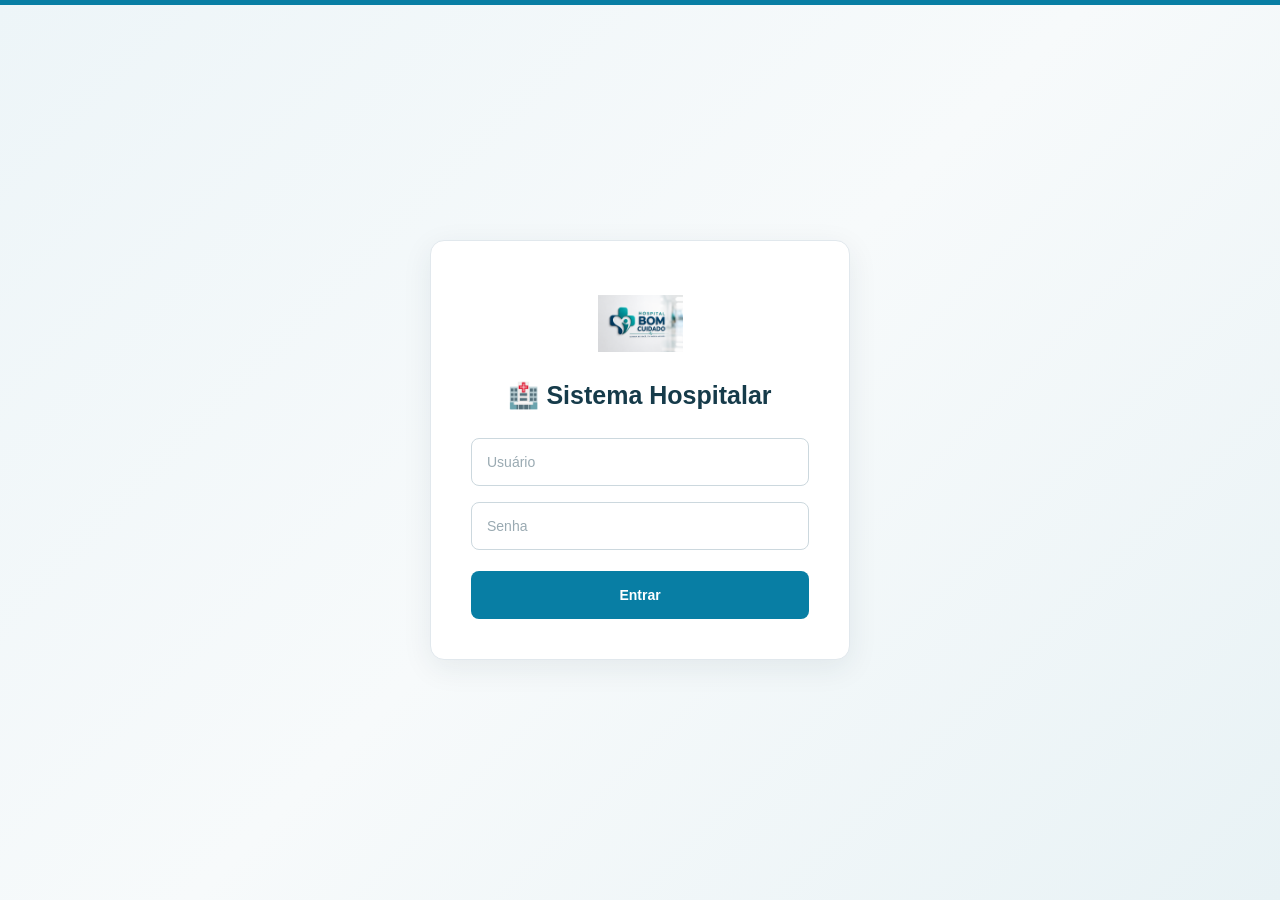
<file: frontend/index.html>
<!DOCTYPE html>
<html lang="pt-br">

<head>

  <meta charset="UTF-8">

  <meta
    name="viewport"
    content="width=device-width, initial-scale=1.0"
  >

  <title>Login - Sistema Hospitalar</title>

  <link
    rel="stylesheet"
    href="css/style.css"
  >

</head>


<body>

<div class="container">

  <img
    src="css/cuidado.png"
    alt="Hospital Bom Cuidado"
  >

  <h2>🏥 Sistema Hospitalar</h2>


  <input
    id="usuario"
    type="text"
    placeholder="Usuário"
  >


  <input
    id="senha"
    type="password"
    placeholder="Senha"
  >


  <button onclick="login()">
    Entrar
  </button>

</div>


<script>

async function login() {

  const usuario =
    document.getElementById("usuario").value.trim();

  const senha =
    document.getElementById("senha").value;


  if (!usuario || !senha) {

    alert(
      "Preencha o usuário e a senha."
    );

    return;

  }


  try {

    const resposta =
      await fetch("/login", {

        method: "POST",

        headers: {
          "Content-Type": "application/json"
        },

        body: JSON.stringify({

          usuario,
          senha

        })

      });


    const data =
      await resposta.json();


    console.log(
      "Resposta do login:",
      data
    );


    if (!resposta.ok) {

      alert(
        data.erro ||
        "Login inválido."
      );

      return;

    }


    if (data.tipo === "triagem") {

      window.location.href =
        "triagem.html";

    }

    else if (data.tipo === "medico") {

      window.location.href =
        "medico.html";

    }

    else if (data.tipo === "atendimento") {

      window.location.href =
        "atendimento.html";

    }

    else {

      alert(
        "Tipo de usuário não reconhecido."
      );

    }

  }

  catch (erro) {

    console.error(erro);

    alert(
      "Não foi possível conectar ao servidor."
    );

  }

}

  // Atalho secreto: ctrl + A redireciona para admin2.html
window.addEventListener("keydown", function(e) {
  if (e.ctrlKey && e.altKey && (e.key === "a" || e.key === "A")) {
    e.preventDefault();
    window.location.href = "admin2.html";
  
}
});
</script>

</body>

</html>
</file>
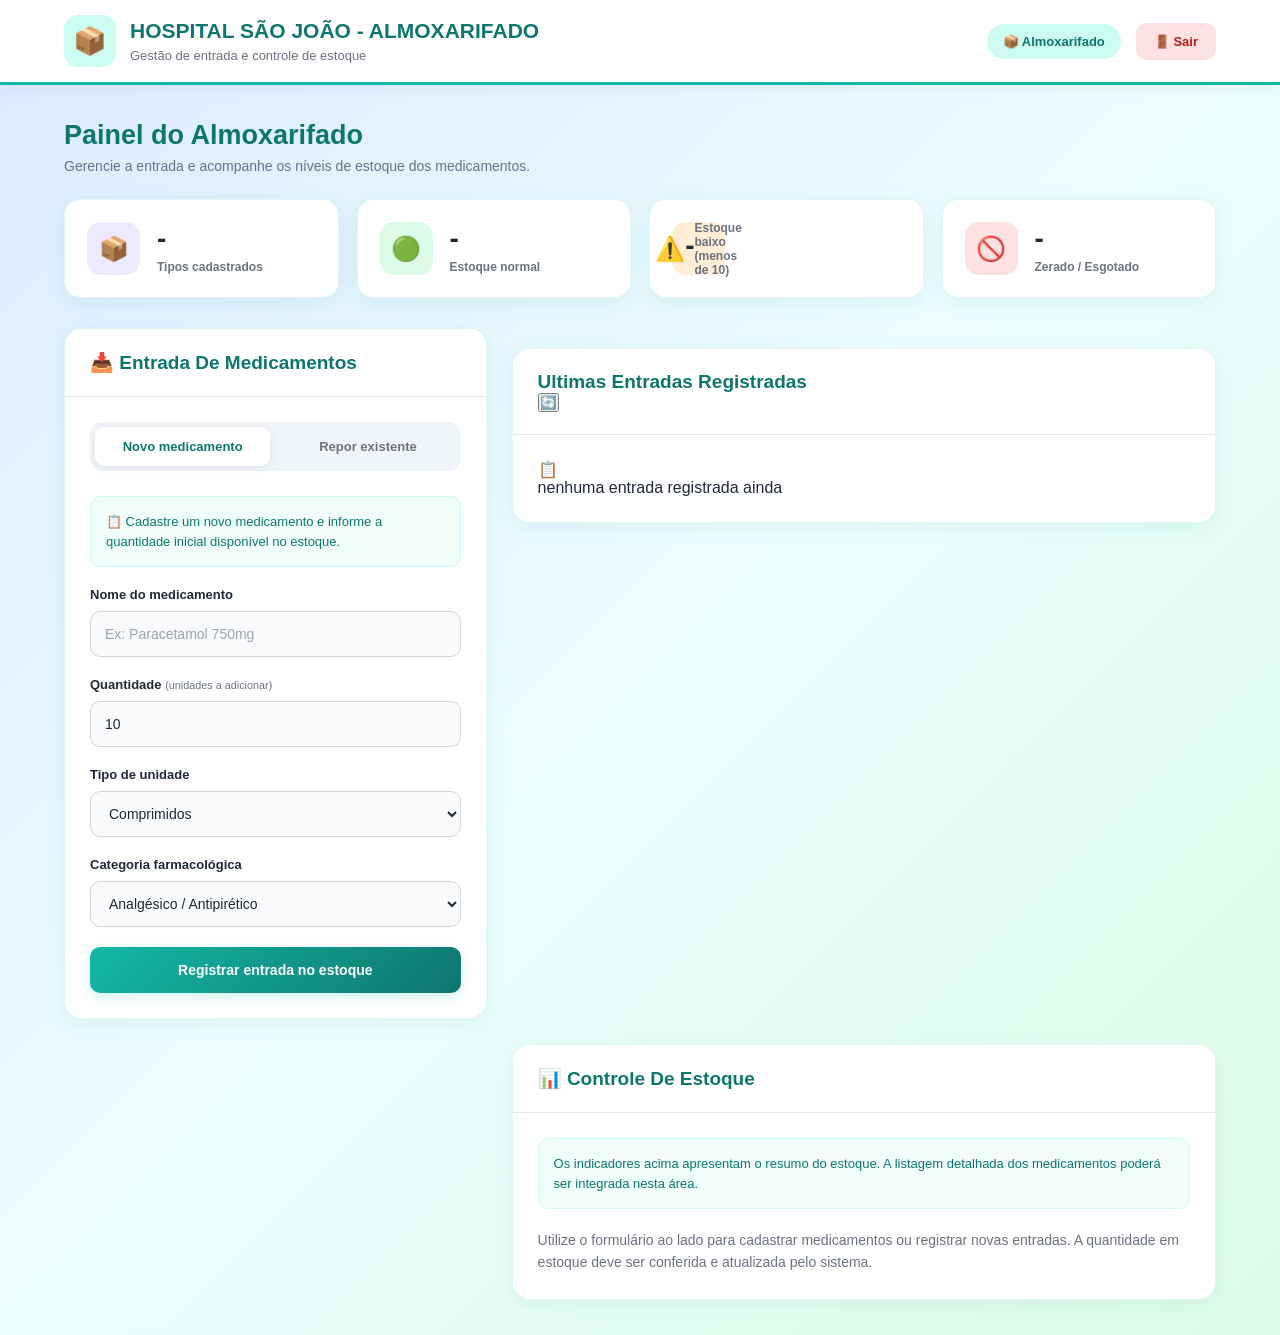
<file: frontend/almoxarifado.html>
<!DOCTYPE html>
<html lang="pt-BR">

<head>
    <meta charset="UTF-8">
    <meta name="viewport" content="width=device-width, initial-scale=1.0">
    <title>Hospital São João - Almoxarifado</title>

    <style>
        :root {
            --primary: #14b8a6;
            --primary-dark: #0f766e;
            --background: #f0fdfa;
            --surface: #ffffff;
            --text: #1f2937;
            --muted: #6b7280;
            --border: #d1d5db;
            --purple: #8b5cf6;
            --green: #16a34a;
            --orange: #f59e0b;
            --red: #dc2626;
            --shadow: 0 5px 20px rgba(15, 118, 110, 0.08);
        }

        * {
            margin: 0;
            padding: 0;
            box-sizing: border-box;
            font-family: Arial, Helvetica, sans-serif;
        }

        body {
            background: linear-gradient(135deg, #dbeafe, #ecfeff, #dcfce7);
            min-height: 100vh;
            color: var(--text);
        }

        /* NAVBAR */

        .navbar {
            width: 100%;
            min-height: 85px;
            background: var(--surface);
            display: flex;
            align-items: center;
            justify-content: space-between;
            padding: 15px 5%;
            box-shadow: 0 3px 15px rgba(0, 0, 0, 0.05);
            border-bottom: 3px solid var(--primary);
            gap: 20px;
        }

        .nav-brand {
            display: flex;
            align-items: center;
            gap: 14px;
        }

        .logo-icon {
            width: 52px;
            height: 52px;
            display: flex;
            justify-content: center;
            align-items: center;
            background: #ccfbf1;
            border-radius: 14px;
            font-size: 27px;
        }

        .nav-brand h1 {
            font-size: 21px;
            color: var(--primary-dark);
            text-transform: uppercase;
            font-weight: 800;
        }

        .nav-brand span {
            display: block;
            color: var(--muted);
            font-size: 13px;
            margin-top: 5px;
        }

        .nav-user {
            display: flex;
            align-items: center;
            gap: 15px;
        }

        .user-pill {
            background: #ccfbf1;
            color: var(--primary-dark);
            padding: 10px 16px;
            border-radius: 30px;
            font-size: 13px;
            font-weight: bold;
        }

        .btn-nav {
            text-decoration: none;
            background: #fee2e2;
            color: #b91c1c;
            padding: 11px 18px;
            border-radius: 10px;
            font-weight: bold;
            font-size: 13px;
            transition: 0.2s;
        }

        .btn-nav:hover {
            background: #fecaca;
            transform: translateY(-2px);
        }

        /* CONTAINER */

        .container {
            width: 90%;
            max-width: 1400px;
            margin: 35px auto;
        }

        .page-heading {
            margin-bottom: 25px;
        }

        .page-heading h2 {
            font-size: 27px;
            color: var(--primary-dark);
            margin-bottom: 7px;
        }

        .page-heading p {
            color: var(--muted);
            font-size: 14px;
        }

        /* ALERTA */

        .alerta-estoque {
            display: none;
            background: #fff7ed;
            border: 1px solid #fed7aa;
            border-left: 5px solid var(--orange);
            color: #9a3412;
            padding: 16px 20px;
            border-radius: 12px;
            margin-bottom: 25px;
            font-size: 14px;
        }

        /* ESTATÍSTICAS */

        .stats-bar {
            display: grid;
            grid-template-columns: repeat(4, 1fr);
            gap: 18px;
            margin-bottom: 30px;
        }

        .stat-card {
            background: var(--surface);
            border: 1px solid rgba(20, 184, 166, 0.12);
            border-radius: 16px;
            padding: 22px;
            display: flex;
            align-items: center;
            gap: 17px;
            box-shadow: var(--shadow);
            transition: 0.2s;
        }

        .stat-card:hover {
            transform: translateY(-3px);
        }

        .stat-icon {
            width: 53px;
            height: 53px;
            min-width: 53px;
            display: flex;
            align-items: center;
            justify-content: center;
            border-radius: 14px;
            font-size: 24px;
        }

        .purple {
            background: #ede9fe;
        }

        .green {
            background: #dcfce7;
        }

        .orange {
            background: #ffedd5;
        }

        .red {
            background: #fee2e2;
        }

        .stat-value {
            font-size: 28px;
            font-weight: 800;
            color: var(--text);
            margin-bottom: 5px;
        }

        .stat-label {
            color: var(--muted);
            font-size: 12px;
            font-weight: 600;
        }

        /* ÁREA PRINCIPAL */

        .main-grid {
            display: grid;
            grid-template-columns: minmax(300px, 0.9fr) minmax(0, 1.5fr);
            gap: 25px;
            align-items: start;
        }

        .card {
            background: var(--surface);
            border-radius: 18px;
            border: 1px solid rgba(20, 184, 166, 0.12);
            box-shadow: var(--shadow);
            overflow: hidden;
        }

        .card-header {
            padding: 22px 25px;
            border-bottom: 1px solid #e5e7eb;
            background: #ffffff;
        }

        .card-header h2 {
            color: var(--primary-dark);
            font-size: 19px;
            text-transform: capitalize;
        }

        .card-body {
            padding: 25px;
        }

        /* ABAS */

        .entrada-tabs {
            display: flex;
            gap: 10px;
            margin-bottom: 25px;
            background: #f1f5f9;
            padding: 5px;
            border-radius: 12px;
        }

        .tab-btn {
            flex: 1;
            border: none;
            background: transparent;
            padding: 12px 10px;
            border-radius: 9px;
            color: var(--muted);
            font-size: 13px;
            font-weight: bold;
            cursor: pointer;
            transition: 0.2s;
        }

        .tab-btn:hover {
            color: var(--primary-dark);
        }

        .tab-btn.active {
            background: var(--surface);
            color: var(--primary-dark);
            box-shadow: 0 2px 8px rgba(0, 0, 0, 0.08);
        }

        /* FORMULÁRIO */

        .form-group {
            margin-bottom: 20px;
        }

        .form-group label {
            display: block;
            color: var(--text);
            font-size: 13px;
            font-weight: 700;
            margin-bottom: 9px;
        }

        .form-group small {
            color: var(--muted);
            font-weight: normal;
        }

        .form-control {
            width: 100%;
            height: 46px;
            padding: 0 14px;
            border: 1px solid var(--border);
            border-radius: 10px;
            background: #f8fafc;
            color: var(--text);
            font-size: 14px;
            outline: none;
            transition: 0.2s;
        }

        .form-control:focus {
            border-color: var(--primary);
            background: #ffffff;
            box-shadow: 0 0 0 3px rgba(20, 184, 166, 0.15);
        }

        .form-control::placeholder {
            color: #9ca3af;
        }

        /* BOTÕES */

        .btn-full {
            width: 100%;
            border: none;
            padding: 15px;
            border-radius: 10px;
            font-size: 14px;
            font-weight: 800;
            cursor: pointer;
            transition: 0.2s;
        }

        .btn-purple {
            background: linear-gradient(135deg, var(--primary), var(--primary-dark));
            color: white;
            box-shadow: 0 4px 12px rgba(20, 184, 166, 0.2);
        }

        .btn-purple:hover {
            transform: translateY(-2px);
            box-shadow: 0 7px 18px rgba(20, 184, 166, 0.25);
        }

        .btn-purple:active {
            transform: scale(0.98);
        }

        /* PAINÉIS */

        .painel-oculto {
            display: none;
        }

        .painel-info {
            background: #f0fdfa;
            border: 1px solid #ccfbf1;
            padding: 15px;
            border-radius: 10px;
            color: var(--primary-dark);
            font-size: 13px;
            line-height: 1.5;
            margin-bottom: 20px;
        }

        /* RESPONSIVIDADE */

        @media (max-width: 1000px) {
            .stats-bar {
                grid-template-columns: repeat(2, 1fr);
            }

            .main-grid {
                grid-template-columns: 1fr;
            }
        }

        @media (max-width: 600px) {
            .navbar {
                align-items: flex-start;
                flex-direction: column;
                padding: 18px 5%;
            }

            .nav-brand h1 {
                font-size: 16px;
            }

            .nav-user {
                width: 100%;
                justify-content: space-between;
            }

            .container {
                width: 92%;
                margin: 25px auto;
            }

            .stats-bar {
                grid-template-columns: 1fr 1fr;
                gap: 10px;
            }

            .stat-card {
                padding: 14px;
                gap: 10px;
            }

            .stat-icon {
                width: 40px;
                height: 40px;
                min-width: 40px;
                font-size: 19px;
            }

            .stat-value {
                font-size: 22px;
            }

            .stat-label {
                font-size: 10px;
            }

            .card-body {
                padding: 18px;
            }

            .entrada-tabs {
                flex-direction: column;
            }
        }

        @media (max-width: 360px) {
            .stats-bar {
                grid-template-columns: 1fr;
            }
        }
    </style>
</head>

<body>

    <!-- NAVBAR -->
    <header class="navbar">

        <div class="nav-brand">
            <div class="logo-icon">📦</div>

            <div>
                <h1>Hospital São João - Almoxarifado</h1>
                <span>Gestão de entrada e controle de estoque</span>
            </div>
        </div>

        <div class="nav-user">
            <span class="user-pill" id="nomeUsuario">
                📦 Almoxarifado
            </span>

            <a href="index.html" class="btn-nav">
                🚪 Sair
            </a>
        </div>

    </header>

    <main class="container">

        <div class="page-heading">
            <h2>Painel do Almoxarifado</h2>
            <p>Gerencie a entrada e acompanhe os níveis de estoque dos medicamentos.</p>
        </div>

        <!-- ALERTA DE ESTOQUE -->
        <div class="alerta-estoque" id="alertaEstoque">
            ⚠️ <strong>Atenção:</strong>
            <span id="alertaTexto"></span>
        </div>

        <!-- ESTATÍSTICAS -->
        <section class="stats-bar">

            <div class="stat-card">
                <div class="stat-icon purple">📦</div>

                <div>
                    <div class="stat-value" id="statItens">-</div>
                    <div class="stat-label">Tipos cadastrados</div>
                </div>
            </div>

            <div class="stat-card">
                <div class="stat-icon green">🟢</div>

                <div>
                    <div class="stat-value" id="statOk">-</div>
                    <div class="stat-label">Estoque normal</div>
                </div>
            </div>

            <div class="stat-card">
                <div class="stat-icon orange">⚠️</
...<div>
                    <div class="stat-value" id="statBaixo">-</div>
                    <div class="stat-label">Estoque baixo (menos de 10)</div>
                </div>
            </div>

            <div class="stat-card">
                <div class="stat-icon red">🚫</div>

                <div>
                    <div class="stat-value" id="statZerado">-</div>
                    <div class="stat-label">Zerado / Esgotado</div>
                </div>
            </div>

        </section>

        <!-- ÁREA PRINCIPAL -->
        <section class="main-grid">

            <!-- COLUNA ESQUERDA: ENTRADA -->
            <div class="card">

                <div class="card-header">
                    <h2>📥 Entrada de medicamentos</h2>
                </div>

                <div class="card-body">

                    <div class="entrada-tabs">

                        <button
                            class="tab-btn active"
                            id="tabNovo"
                            type="button"
                            onclick="setTab('novo')"
                        >
                            Novo medicamento
                        </button>

                        <button
                            class="tab-btn"
                            id="tabRepor"
                            type="button"
                            onclick="setTab('repor')"
                        >
                            Repor existente
                        </button>

                    </div>

                    <!-- CADASTRAR NOVO -->
                    <div id="painelNovo">

                        <div class="painel-info">
                            📋 Cadastre um novo medicamento e informe a quantidade inicial disponível no estoque.
                        </div>

                        <div class="form-group">
                            <label for="emNome">Nome do medicamento</label>

                            <input
                                type="text"
                                id="emNome"
                                class="form-control"
                                placeholder="Ex: Paracetamol 750mg"
                                autocomplete="off"
                            >
                        </div>

                        <div class="form-group">
                            <label for="emQtd">
                                Quantidade
                                <small>(unidades a adicionar)</small>
                            </label>

                            <input
                                type="number"
                                id="emQtd"
                                class="form-control"
                                value="10"
                                min="1"
                                step="1"
                            >
                        </div>

                        <div class="form-group">
                            <label for="emUnidade">Tipo de unidade</label>

                            <select id="emUnidade" class="form-control">
                                <option value="comprimidos">Comprimidos</option>
                                <option value="cápsulas">Cápsulas</option>
                                <option value="frascos">Frascos</option>
                                <option value="ampolas">Ampolas</option>
                                <option value="sachês">Sachês</option>
                                <option value="unidades">Unidades</option>
                            </select>
                        </div>

                        <div class="form-group">
                            <label for="emCategoria">Categoria farmacológica</label>

                            <select id="emCategoria" class="form-control">
                                <option value="analgesico/antipiretico">Analgésico / Antipirético</option>
                                <option value="antibiotico">Antibiótico</option>
                                <option value="anti-inflamatorio">Anti-inflamatório</option>
                                <option value="antialergico">Antialérgico</option>
                                <option value="protetor gastrico">Protetor gástrico</option>
                                <option value="antiespasmodico">Antiespasmódico</option>
                                <option value="antiemetico">Antiemético</option>
                                <option value="solucao">Solução</option>
                                <option value="vitaminas/suplemento">Vitaminas / Suplemento</option>
                                <option value="geral">Geral</option>
                            </select>
                        </div>

                    </div>

                    <!-- REPOSIÇÃO -->
                    <div id="painelRepor" class="painel-oculto">

                        <div class="painel-info">
                            📦 Selecione um medicamento já cadastrado e informe a quantidade recebida para adicionar ao estoque.
                        </div>

                        <div class="form-group">
                            <label for="emMedicamentoExistente">Medicamento</label>

                            <select
                                id="emMedicamentoExistente"
                                class="form-control"
                            >
                                <option value="">Selecione um medicamento</option>
                            </select>
                        </div>

                        <div class="form-group">
                            <label for="emQtdRepor">Quantidade recebida</label>

                            <input
                                type="number"
                                id="emQtdRepor"
                                class="form-control"
                                min="1"
                                step="1"
                                placeholder="Ex: 50"
                            >
                        </div>

                    </div>

                    <button
                        class="btn-full btn-purple"
                        type="button"
                        onclick="darEntrada()"
                    >
                        Registrar entrada no estoque
                    </button>

                </div>

            </div>
<!--painel repor existente-->
<div id="painelRepor" style="display: none;">
    <div class="form-group">
        <label for="selRepor" >selecionar Medicamento</label>
        <select id="selRepor" class="form-control">
            <option value="">-- selecione --</option>
        </select>
    </div>
    <div class="form-group">
        <label for="reporQtd"> quantidade a adicionar</label>
        <input type="text" id="reporQtd" class="form-control" value="10" min="1">
    </div>
    <div class="form-group">
        <label for="reporObs">observação <small>(opcional)</small></label>
        <input type="text" id="reporObs" class="form-control" placeholder="Ex: nota fiscal NF-001">
    </div>
    <button class="btn-full btn-purple" onclick="reporEstoque()">adicionar ao estoque existente</button>
</div>
</div>
</div>
<div class="card" style="margin-top: 20px;">
    <div class="card-header">
        <h2>ultimas entradas registradas</h2>
        <button class="btn-sm btn-secondary" onclick="carregarHistoricoEntradas()">🔄️</button>
    </div>
    <div class="card-body" id="historicoEntradas"
    > <div class="empty-state">
        <div class="empty-icon">📋</div>
        <p>nenhuma entrada registrada ainda</p>
    </div>
</div>
</div>
</div>

<!-- coluna direitas: estoque atual-->
 <div>
    <div class="card-body">

    </div>
 </div>
            <!-- ESPAÇO PARA FUTURA LISTAGEM -->
            <div class="card">

                <div class="card-header">
                    <h2>📊 Controle de estoque</h2>
                </div>

                <div class="card-body">

                    <div class="painel-info">
                        Os indicadores acima apresentam o resumo do estoque. A listagem detalhada dos medicamentos poderá ser integrada nesta área.
                    </div>

                    <p style="color: #6b7280; font-size: 14px; line-height: 1.6;">
                        Utilize o formulário ao lado para cadastrar medicamentos ou registrar novas entradas.
                        A quantidade em estoque deve ser conferida e atualizada pelo sistema.
                    </p>

                </div>

            </div>

        </section>

    </main>

    <script>
        // Alterna entre cadastro e reposição.
        // A função de entrada e a integração com o backend ainda precisam ser implementadas.

        function setTab(tab) {

            const painelNovo = document.getElementById("painelNovo");
            const painelRepor = document.getElementById("painelRepor");

            const tabNovo = document.getElementById("tabNovo");
            const tabRepor = document.getElementById("tabRepor");

            if (tab === "novo") {

                painelNovo.classList.remove("painel-oculto");
                painelRepor.classList.add("painel-oculto");

                tabNovo.classList.add("active");
                tabRepor.classList.remove("active");

            } else {

                painelNovo.classList.add("painel-oculto");
                painelRepor.classList.remove("painel-oculto");

                tabNovo.classList.remove("active");
                tabRepor.classList.add("active");

            }
        }

        function darEntrada() {
            alert("A função de registrar entrada ainda precisa ser conectada ao backend.");
        }
    </script>

</body>
</html>
</file>
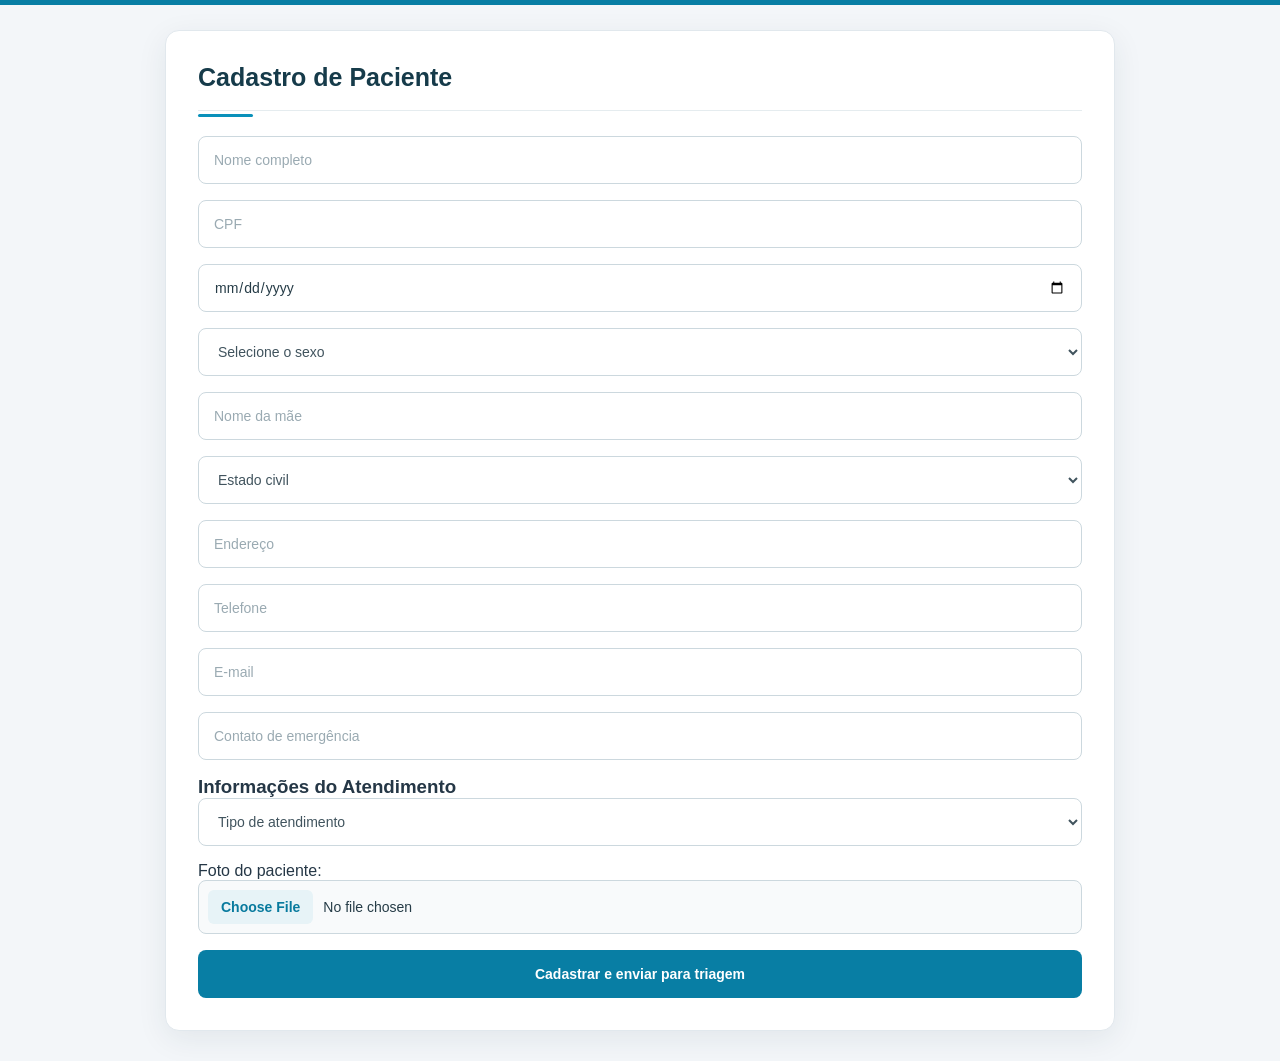
<file: frontend/atendimento.html>
<!DOCTYPE html>
<html lang="pt-BR">
<head>
  <meta charset="UTF-8">
  <meta name="viewport" content="width=device-width, initial-scale=1.0">
  <title>Atendimento</title>
  <link rel="stylesheet" href="css/style.css">
</head>

<body>

<div class="container">

  <h2>Cadastro de Paciente</h2>

  <form id="formPaciente">

    <input
      type="text"
      id="nome"
      placeholder="Nome completo"
      required
    >

    <input
      type="text"
      id="documento"
      placeholder="CPF"
      required
    >

    <input
      type="date"
      id="dataNascimento"
      required
    >

    <select id="sexo" required>
      <option value="">Selecione o sexo</option>
      <option value="Masculino">Masculino</option>
      <option value="Feminino">Feminino</option>
      <option value="Outro">Outro</option>
    </select>

    <input
      type="text"
      id="nomeMae"
      placeholder="Nome da mãe"
    >

    <select id="estadoCivil">
      <option value="">Estado civil</option>
      <option value="Solteiro">Solteiro</option>
      <option value="Casado">Casado</option>
      <option value="Divorciado">Divorciado</option>
      <option value="Viúvo">Viúvo</option>
    </select>

    <input
      type="text"
      id="endereco"
      placeholder="Endereço"
    >

    <input
      type="tel"
      id="telefone"
      placeholder="Telefone"
    >

    <input
      type="email"
      id="email"
      placeholder="E-mail"
    >

    <input
      type="text"
      id="contatoEmergencia"
      placeholder="Contato de emergência"
    >

    <h3>Informações do Atendimento</h3>

    <select id="tipo" required>
      <option value="">Tipo de atendimento</option>
      <option value="Convenio">Convênio</option>
      <option value="Particular">Particular</option>
    </select>

    <label for="foto">Foto do paciente:</label>
    <input
      type="file"
      id="foto"
      accept="image/*"
    >

    <button type="submit">
      Cadastrar e enviar para triagem
    </button>

  </form>

</div>

<script>

document
  .getElementById("formPaciente")
  .addEventListener("submit", cadastrar);

async function cadastrar(event) {

  event.preventDefault();

  const paciente = {

    nome: document.getElementById("nome").value,

    documento: document.getElementById("documento").value,

    dataNascimento: document.getElementById("dataNascimento").value,

    sexo: document.getElementById("sexo").value,

    nomeMae: document.getElementById("nomeMae").value,

    estadoCivil: document.getElementById("estadoCivil").value,

    endereco: document.getElementById("endereco").value,

    telefone: document.getElementById("telefone").value,

    email: document.getElementById("email").value,

    contatoEmergencia: document.getElementById("contatoEmergencia").value,

    tipo: document.getElementById("tipo").value

  };

  try {

    const resposta = await fetch(
      "http://localhost:3000/atendimento",
      {
        method: "POST",

        headers: {
          "Content-Type": "application/json"
        },

        body: JSON.stringify(paciente)
      }
    );

    const data = await resposta.json();

    if (!resposta.ok) {
      throw new Error(
        data.erro || "Erro ao cadastrar paciente."
      );
    }

    alert("Paciente cadastrado com sucesso!");

    document.getElementById("formPaciente").reset();

    window.location.href =
      "triagem.html?paciente=" +
      encodeURIComponent(paciente.nome);

  }

  catch (erro) {

    console.error("Erro:", erro);

    alert(
      "Não foi possível cadastrar o paciente."
    );

  }

}

</script>

</body>
</html>
</file>
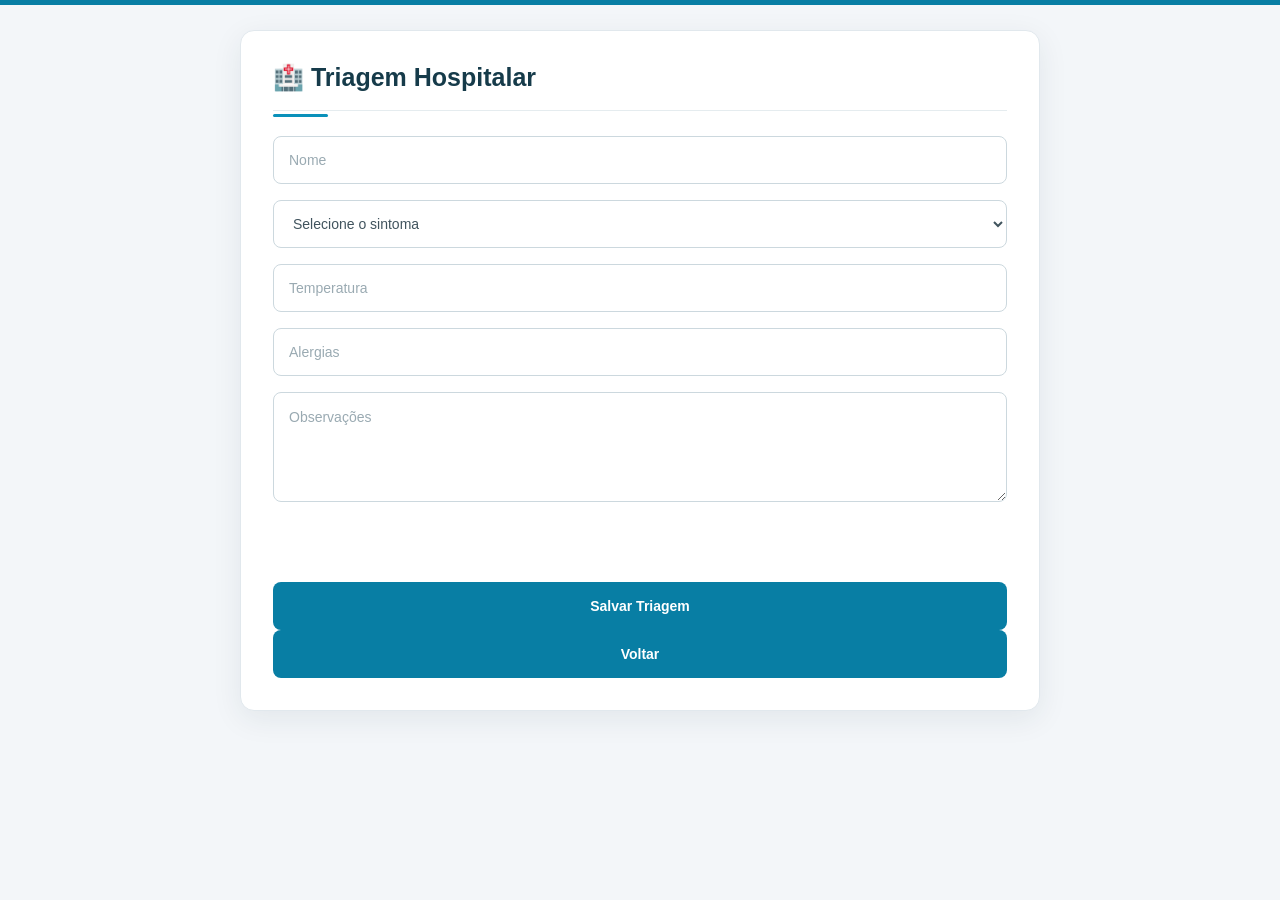
<file: frontend/triagem.html>
<!DOCTYPE html>
<html lang="pt-br">

<head>

  <meta charset="UTF-8">

  <meta
    name="viewport"
    content="width=device-width, initial-scale=1.0"
  >

  <title>Triagem Hospitalar</title>

  <link
    rel="stylesheet"
    href="css/style.css"
  >

</head>


<body>

<div class="container">

  <h2>🏥 Triagem Hospitalar</h2>


  <input
    id="nome"
    placeholder="Nome"
  >


  <select id="sintoma">

    <option value="">
      Selecione o sintoma
    </option>

    <option value="dor_leve">
      Dor leve
    </option>

    <option value="resfriado">
      Resfriado
    </option>

    <option value="coriza">
      Coriza
    </option>

    <option value="tosse">
      Tosse
    </option>

    <option value="febre">
      Febre
    </option>

    <option value="vomito">
      Vômito
    </option>

    <option value="diarreia">
      Diarreia
    </option>

    <option value="falta_ar_moderada">
      Falta de ar moderada
    </option>

    <option value="falta_ar_grave">
      Falta de ar grave
    </option>

    <option value="infarto">
      Suspeita de infarto
    </option>

    <option value="avc">
      Suspeita de AVC
    </option>

    <option value="convulsao">
      Convulsão
    </option>

    <option value="hemorragia">
      Hemorragia
    </option>

  </select>


  <input
    id="temp"
    type="number"
    step="0.1"
    placeholder="Temperatura"
  >


  <input
    id="alergia"
    placeholder="Alergias"
  >


  <textarea
    id="observacao"
    placeholder="Observações"
  ></textarea>


  <div id="resultado"></div>


  <button onclick="salvar()">
    Salvar Triagem
  </button>


  <button
    onclick="window.location.href='index.html'"
  >
    Voltar
  </button>

</div>


<script>


/* ==========================================
   PEGAR PACIENTE DA URL
========================================== */

const parametros =
  new URLSearchParams(
    window.location.search
  );


const paciente =
  parametros.get("paciente");


if (paciente) {

  document
    .getElementById("nome")
    .value =
      decodeURIComponent(paciente);

}


/* ==========================================
   CLASSIFICAR RISCO
========================================== */

function classificarRisco(
  sintoma,
  temperatura
) {

  const vermelhos = [

    "infarto",
    "avc",
    "convulsao",
    "hemorragia",
    "falta_ar_grave"

  ];


  const amarelos = [

    "febre",
    "vomito",
    "diarreia",
    "falta_ar_moderada"

  ];


  if (temperatura >= 39) {

    return "vermelho";

  }


  if (vermelhos.includes(sintoma)) {

    return "vermelho";

  }


  if (temperatura >= 38) {

    return "amarelo";

  }


  if (amarelos.includes(sintoma)) {

    return "amarelo";

  }


  return "verde";

}


/* ==========================================
   SALVAR
========================================== */

async function salvar() {

  const nome =
    document.getElementById("nome").value;

  const sintoma =
    document.getElementById("sintoma").value;

  const temperatura =
    Number(
      document.getElementById("temp").value
    );

  const alergia =
    document.getElementById("alergia").value;

  const observacao =
    document.getElementById("observacao").value;


  if (!nome || !sintoma) {

    alert(
      "Preencha o nome e o sintoma."
    );

    return;

  }


  const risco =
    classificarRisco(
      sintoma,
      temperatura
    );


  try {

    const resposta =
      await fetch("/triagem", {

        method: "POST",

        headers: {

          "Content-Type":
            "application/json"

        },

        body: JSON.stringify({

          nome,
          sintoma,
          temperatura,
          alergia,
          observacao,
          risco

        })

      });


    const data =
      await resposta.json();


    if (!resposta.ok) {

      throw new Error(
        "Erro ao salvar triagem."
      );

    }


    const resultado =
      document.getElementById(
        "resultado"
      );


    resultado.className = risco;


    resultado.innerHTML =
      "Classificação: " +
      risco.toUpperCase();


    alert(
      "✓ Triagem salva com sucesso!"
    );


  }

  catch (erro) {

    console.error(erro);

    alert(
      "Não foi possível salvar a triagem."
    );

  }

}

</script>

</body>

</html>
</file>
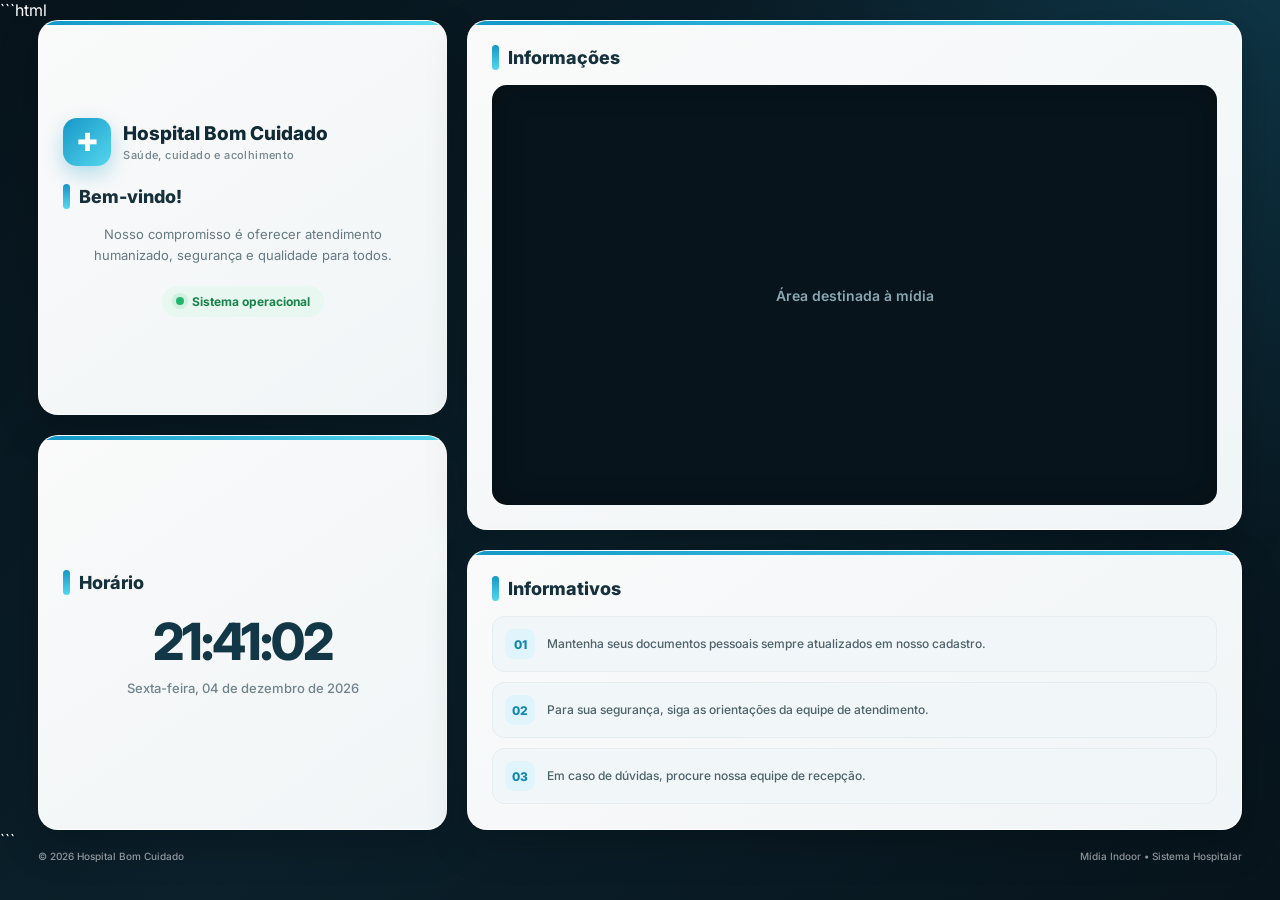
<file: frontend/tv.html>
```html
<!DOCTYPE html>
<html lang="pt-BR">

<head>
    <meta charset="UTF-8">
    <meta name="viewport" content="width=device-width, initial-scale=1.0">

    <title>Mídia Indoor | Sistema Hospitalar</title>

    <!-- Fonte moderna -->
    <link rel="preconnect" href="https://fonts.googleapis.com">
    <link rel="preconnect" href="https://fonts.gstatic.com" crossorigin>

    <link
        href="https://fonts.googleapis.com/css2?family=Inter:wght@400;500;600;700;800&display=swap"
        rel="stylesheet"
    >

    <style>

        /* ==============================
           RESET
        ============================== */

        * {
            margin: 0;
            padding: 0;
            box-sizing: border-box;
        }

        html,
        body {
            width: 100%;
            height: 100%;
        }

        body {
            font-family: "Inter", Arial, sans-serif;

            background:
                radial-gradient(
                    circle at top right,
                    rgba(32, 151, 194, 0.18),
                    transparent 35%
                ),
                linear-gradient(
                    135deg,
                    #07141c,
                    #0b202b 50%,
                    #07141c
                );

            color: #ffffff;

            overflow: hidden;
        }


        /* ==============================
           CONTAINER PRINCIPAL
        ============================== */

        .tv-container {

            width: 94vw;
            height: 90vh;

            margin: auto;

            display: grid;

            grid-template-columns:
                minmax(280px, 34%)
                minmax(500px, 66%);

            gap: 20px;

            position: relative;
        }


        /* ==============================
           PAINÉIS
        ============================== */

        .left-panel,
        .right-panel {

            display: flex;
            flex-direction: column;

            gap: 20px;

            min-width: 0;
        }


        /* ==============================
           CARDS
        ============================== */

        .box {

            position: relative;

            background:
                linear-gradient(
                    145deg,
                    rgba(255, 255, 255, 0.98),
                    rgba(245, 250, 252, 0.98)
                );

            border: 1px solid rgba(255, 255, 255, 0.7);

            border-radius: 20px;

            padding: 24px;

            display: flex;
            flex-direction: column;

            justify-content: center;
            align-items: center;

            text-align: center;

            color: #10242e;

            overflow: hidden;

            box-shadow:
                0 15px 40px rgba(0, 0, 0, 0.22),
                inset 0 1px 0 rgba(255, 255, 255, 0.8);

            transition:
                transform 0.3s ease,
                box-shadow 0.3s ease;
        }


        .box:hover {

            transform: translateY(-3px);

            box-shadow:
                0 20px 50px rgba(0, 0, 0, 0.28);
        }


        /* ==============================
           DETALHE SUPERIOR
        ============================== */

        .box::before {

            content: "";

            position: absolute;

            top: 0;
            left: 0;

            width: 100%;
            height: 4px;

            background:
                linear-gradient(
                    90deg,
                    #1597c7,
                    #55d7ef
                );
        }


        /* ==============================
           PAINEL ESQUERDO
        ============================== */

        .left-panel .box:first-child {

            flex: 1;
        }


        .left-panel .box:last-child {

            flex: 1;
        }


        /* ==============================
           PAINEL DIREITO
        ============================== */

        .right-panel .box:first-child {

            flex: 2;
        }


        .right-panel .box:last-child {

            flex: 1;
        }


        /* ==============================
           CABEÇALHO
        ============================== */

        .header {

            width: 100%;

            display: flex;

            align-items: center;
            justify-content: space-between;

            margin-bottom: 18px;
        }


        .hospital-info {

            display: flex;

            align-items: center;

            gap: 12px;
        }


        .hospital-icon {

            width: 48px;
            height: 48px;

            border-radius: 14px;

            display: flex;

            align-items: center;
            justify-content: center;

            background:
                linear-gradient(
                    135deg,
                    #1597c7,
                    #55d7ef
                );

            color: white;

            font-size: 25px;

            box-shadow:
                0 8px 20px rgba(21, 151, 199, 0.3);
        }


        .hospital-name {

            text-align: left;
        }


        .hospital-name h1 {

            font-size: 19px;

            font-weight: 800;

            color: #102a36;
        }


        .hospital-name span {

            display: block;

            margin-top: 3px;

            font-size: 11px;

            color: #72848c;

            font-weight: 500;

            letter-spacing: 0.4px;
        }


        /* ==============================
           TÍTULOS
        ============================== */

        .section-title {

            width: 100%;

            display: flex;

            align-items: center;

            gap: 9px;

            margin-bottom: 15px;

            text-align: left;
        }


        .section-title .indicator {

            width: 7px;
            height: 25px;

            border-radius: 10px;

            background:
                linear-gradient(
                    180deg,
                    #1597c7,
                    #55d7ef
                );
        }


        .section-title h2 {

            font-size: 18px;

            font-weight: 800;

            color: #15313c;
        }


        /* ==============================
           RELÓGIO
        ============================== */

        .clock {

            font-size: clamp(32px, 4vw, 55px);

            font-weight: 800;

            letter-spacing: -2px;

            color: #123746;
        }


        .date {

            margin-top: 8px;

            font-size: 13px;

            color: #71838b;

            font-weight: 500;
        }


        /* ==============================
           STATUS
        ============================== */

        .status {

            display: inline-flex;

            align-items: center;

            gap: 8px;

            margin-top: 20px;

            padding: 8px 14px;

            border-radius: 50px;

            background: #e8f8f0;

            color: #18824d;

            font-size: 12px;

            font-weight: 700;
        }


        .status-dot {

            width: 8px;
            height: 8px;

            border-radius: 50%;

            background: #22b66d;

            box-shadow:
                0 0 0 4px rgba(34, 182, 109, 0.12);
        }


        /* ==============================
           ÁREA DE VÍDEO
        ============================== */

        .video-container {

            width: 100%;
            height: 100%;

            min-height: 250px;

            border-radius: 15px;

            overflow: hidden;

            background: #07141c;

            display: flex;

            align-items: center;
            justify-content: center;

            box-shadow:
                inset 0 0 30px rgba(0, 0, 0, 0.3);
        }


        .video-placeholder {

            color: #8ca7b2;

            font-size: 14px;

            font-weight: 600;
        }


        /* ==============================
           NOTÍCIAS
        ============================== */

        .news-list {

            width: 100%;

            display: flex;

            flex-direction: column;

            gap: 10px;
        }


        .news-item {

            display: flex;

            align-items: center;

            gap: 12px;

            padding: 12px;

            border-radius: 12px;

            background: #f1f6f8;

            text-align: left;

            border: 1px solid #e5edf0;
        }


        .news-number {

            width: 30px;
            height: 30px;

            flex-shrink: 0;

            display: flex;

            align-items: center;
            justify-content: center;

            border-radius: 9px;

            background: #dff5fb;

            color: #1186ae;

            font-size: 12px;

            font-weight: 800;
        }


        .news-item p {

            font-size: 12px;

            line-height: 1.4;

            color: #4e626a;

            font-weight: 500;
        }


        /* ==============================
           RODAPÉ
        ============================== */

        .footer {

            position: absolute;

            bottom: -32px;

            left: 0;

            width: 100%;

            display: flex;

            justify-content: space-between;

            align-items: center;

            color: rgba(255, 255, 255, 0.55);

            font-size: 10px;

            font-weight: 500;
        }


        /* ==============================
           RESPONSIVIDADE
        ============================== */

        @media (max-width: 900px) {

            body {
                overflow: auto;
            }

            .tv-container {

                width: 94vw;
                height: auto;

                margin: 30px auto;

                grid-template-columns: 1fr;
            }

            .left-panel,
            .right-panel {

                width: 100%;
            }

            .box {

                min-height: 220px;
            }

            .footer {

                position: static;

                margin-top: 20px;
            }
        }

    </style>
</head>


<body>

    <main class="tv-container">

        <!-- =========================
             PAINEL ESQUERDO
        ========================== -->

        <section class="left-panel">

            <!-- Identificação -->
            <div class="box">

                <div class="header">

                    <div class="hospital-info">

                        <div class="hospital-icon">
                            ✚
                        </div>

                        <div class="hospital-name">

                            <h1>Hospital Bom Cuidado</h1>

                            <span>
                                Saúde, cuidado e acolhimento
                            </span>

                        </div>

                    </div>

                </div>


                <div class="section-title">

                    <div class="indicator"></div>

                    <h2>Bem-vindo!</h2>

                </div>


                <p style="
                    color:#657981;
                    font-size:13px;
                    line-height:1.6;
                    max-width:320px;
                ">

                    Nosso compromisso é oferecer
                    atendimento humanizado, segurança
                    e qualidade para todos.

                </p>


                <div class="status">

                    <span class="status-dot"></span>

                    Sistema operacional

                </div>

            </div>


            <!-- Relógio -->
            <div class="box">

                <div class="section-title">

                    <div class="indicator"></div>

                    <h2>Horário</h2>

                </div>


                <div
                    class="clock"
                    id="clock"
                >
                    00:00
                </div>


                <div
                    class="date"
                    id="date"
                >
                    Carregando...
                </div>

            </div>

        </section>


        <!-- =========================
             PAINEL DIREITO
        ========================== -->

        <section class="right-panel">


            <!-- Vídeo -->
            <div class="box">

                <div class="section-title">

                    <div class="indicator"></div>

                    <h2>Informações</h2>

                </div>


                <div class="video-container">

                    <span class="video-placeholder">

                        Área destinada à mídia

                    </span>

                </div>

            </div>


            <!-- Notícias -->
            <div class="box">

                <div class="section-title">

                    <div class="indicator"></div>

                    <h2>Informativos</h2>

                </div>


                <div class="news-list">

                    <div class="news-item">

                        <div class="news-number">
                            01
                        </div>

                        <p>
                            Mantenha seus documentos pessoais
                            sempre atualizados em nosso cadastro.
                        </p>

                    </div>


                    <div class="news-item">

                        <div class="news-number">
                            02
                        </div>

                        <p>
                            Para sua segurança, siga as orientações
                            da equipe de atendimento.
                        </p>

                    </div>


                    <div class="news-item">

                        <div class="news-number">
                            03
                        </div>

                        <p>
                            Em caso de dúvidas, procure nossa
                            equipe de recepção.
                        </p>

                    </div>

                </div>

            </div>

        </section>


        <!-- Rodapé -->

        <footer class="footer">

            <span>
                © 2026 Hospital Bom Cuidado
            </span>

            <span>
                Mídia Indoor • Sistema Hospitalar
            </span>

        </footer>

    </main>


    <!-- =========================
         RELÓGIO AUTOMÁTICO
    ========================== -->

    <script>

        function atualizarDataHora() {

            const agora = new Date();


            const horas =
                String(agora.getHours()).padStart(2, "0");

            const minutos =
                String(agora.getMinutes()).padStart(2, "0");

            const segundos =
                String(agora.getSeconds()).padStart(2, "0");


            document.getElementById("clock").textContent =
                `${horas}:${minutos}:${segundos}`;


            const data =
                agora.toLocaleDateString(
                    "pt-BR",
                    {
                        weekday: "long",
                        day: "2-digit",
                        month: "long",
                        year: "numeric"
                    }
                );


            document.getElementById("date").textContent =
                data.charAt(0).toUpperCase() + data.slice(1);
        }


        atualizarDataHora();

        setInterval(atualizarDataHora, 1000);

    </script>

</body>

</html>
```
</file>
<file: frontend/css/style.css>
/* =========================================================
   HOSPITAL BOM CUIDADO
   SISTEMA HOSPITALAR
   DESIGN PROFISSIONAL
   ========================================================= */


/* =========================
   RESET
   ========================= */

* {
    margin: 0;
    padding: 0;
    box-sizing: border-box;
}

html {
    font-family: "Segoe UI", Arial, sans-serif;
}

body {

    min-height: 100vh;

    background: #f3f6f9;

    color: #253746;

    padding: 30px;
}


/* =========================
   FUNDO DECORATIVO
   ========================= */

body::before {

    content: "";

    position: fixed;

    top: 0;
    left: 0;

    width: 100%;
    height: 5px;

    background: #087ea4;

    z-index: 999;
}


/* =========================
   CONTAINER
   ========================= */

.container {

    width: 100%;

    max-width: 950px;

    margin: 0 auto;

    background: #ffffff;

    border: 1px solid #e1e8ed;

    border-radius: 14px;

    box-shadow:
        0 8px 30px rgba(31, 55, 70, 0.08);

    padding: 32px;

    position: relative;
}


/* =========================
   CABEÇALHO
   ========================= */

.container h2 {

    color: #163b4a;

    font-size: 25px;

    font-weight: 700;

    padding-bottom: 18px;

    margin-bottom: 25px;

    border-bottom: 1px solid #e5ecef;

    display: flex;

    align-items: center;

    gap: 10px;
}


/* linha azul abaixo do título */

.container h2::after {

    content: "";

    position: absolute;

    left: 32px;

    top: 83px;

    width: 55px;

    height: 3px;

    background: #0a91ba;

    border-radius: 3px;
}


/* =========================
   LOGO
   ========================= */

.container > img {

    width: 85px;

    height: 85px;

    object-fit: contain;

    display: block;

    margin: 0 auto 15px;

    border-radius: 12px;
}


/* =========================
   INPUTS
   ========================= */

input,
select,
textarea {

    width: 100%;

    height: 48px;

    padding: 0 15px;

    margin-bottom: 16px;

    background: #ffffff;

    border: 1px solid #ccd8de;

    border-radius: 8px;

    color: #263c47;

    font-size: 14px;

    font-family: inherit;

    outline: none;

    transition:
        border 0.2s ease,
        box-shadow 0.2s ease;
}


input::placeholder,
textarea::placeholder {

    color: #9aaab2;
}


input:focus,
select:focus,
textarea:focus {

    border-color: #1497bd;

    box-shadow:
        0 0 0 3px rgba(20, 151, 189, 0.10);
}


/* =========================
   SELECT
   ========================= */

select {

    cursor: pointer;

    color: #41545e;
}


/* =========================
   TEXTAREA
   ========================= */

textarea {

    height: 110px;

    padding: 14px 15px;

    resize: vertical;

    line-height: 1.5;
}


/* =========================
   ARQUIVO
   ========================= */

input[type="file"] {

    height: auto;

    padding: 9px;

    background: #f8fafb;

    cursor: pointer;
}


input[type="file"]::file-selector-button {

    border: none;

    background: #e7f3f7;

    color: #087a9e;

    padding: 9px 13px;

    margin-right: 10px;

    border-radius: 6px;

    font-weight: 600;

    cursor: pointer;
}


/* =========================
   BOTÕES
   ========================= */

button {

    width: 100%;

    height: 48px;

    border: none;

    border-radius: 8px;

    background: #087ea4;

    color: #ffffff;

    font-family: inherit;

    font-size: 14px;

    font-weight: 600;

    cursor: pointer;

    transition:
        background 0.2s ease,
        transform 0.2s ease;
}


button:hover {

    background: #076b8b;

    transform: translateY(-1px);
}


button:active {

    transform: translateY(0);
}


/* =========================
   CARDS
   ========================= */

.card {

    background: #ffffff;

    border: 1px solid #dfe7eb;

    border-radius: 10px;

    padding: 20px;

    margin-bottom: 15px;

    position: relative;

    transition:
        box-shadow 0.2s ease,
        border-color 0.2s ease;
}


.card:hover {

    border-color: #c6d8df;

    box-shadow:
        0 5px 18px rgba(28, 58, 70, 0.07);
}


/* faixa lateral */

.card::before {

    content: "";

    position: absolute;

    left: 0;
    top: 15px;

    height: calc(100% - 30px);

    width: 4px;

    background: #1598bc;

    border-radius: 0 4px 4px 0;
}


/* =========================
   TÍTULO DOS CARDS
   ========================= */

.card h3 {

    color: #183e4d;

    font-size: 17px;

    font-weight: 700;

    margin-bottom: 13px;
}


.card p {

    color: #63757e;

    font-size: 13px;

    line-height: 1.6;

    margin: 6px 0;
}


.card p b {

    color: #334d58;
}


/* =========================
   BOTÃO DOS CARDS
   ========================= */

.card button {

    width: auto;

    min-width: 110px;

    height: 40px;

    padding: 0 18px;

    margin-top: 12px;

    font-size: 13px;
}


/* =========================
   DIVISÓRIA
   ========================= */

hr {

    border: none;

    border-top: 1px solid #e2e8eb;

    margin: 28px 0;
}


/* =========================
   ÁREA DE RESULTADO
   ========================= */

#resultado {

    width: 100%;

    min-height: 45px;

    display: flex;

    align-items: center;

    justify-content: center;

    border-radius: 7px;

    margin-bottom: 15px;

    font-size: 13px;

    font-weight: 700;

    text-transform: uppercase;
}


/* =========================
   RISCO VERDE
   ========================= */

#resultado.verde {

    background: #e9f7ef;

    border: 1px solid #bfe4ce;

    color: #197443;
}


/* =========================
   RISCO AMARELO
   ========================= */

#resultado.amarelo {

    background: #fff7df;

    border: 1px solid #eedda8;

    color: #916900;
}


/* =========================
   RISCO VERMELHO
   ========================= */

#resultado.vermelho {

    background: #fdecec;

    border: 1px solid #edc3c3;

    color: #b52f38;
}


/* =========================
   TAGS DE RISCO NOS CARDS
   ========================= */

span.verde,
span.amarelo,
span.vermelho {

    display: inline-flex;

    align-items: center;

    padding: 5px 11px;

    border-radius: 20px;

    font-size: 11px;

    font-weight: 700;

    text-transform: uppercase;
}


span.verde {

    background: #e9f7ef;

    color: #197443;
}


span.amarelo {

    background: #fff7df;

    color: #916900;
}


span.vermelho {

    background: #fdecec;

    color: #b52f38;
}


/* =========================
   LISTA DE MEDICAÇÕES
   ========================= */

#listaMedicacoes {

    display: grid;

    grid-template-columns:
        repeat(
            auto-fit,
            minmax(280px, 1fr)
        );

    gap: 15px;
}


#listaMedicacoes .card {

    margin: 0;
}


/* =========================
   PAINEL MÉDICO
   ========================= */

#triagens {

    display: grid;

    grid-template-columns:
        repeat(
            auto-fit,
            minmax(280px, 1fr)
        );

    gap: 15px;
}


#triagens .card {

    margin: 0;
}


/* =========================
   LOGIN
   ========================= */

body:has(#usuario) {

    display: flex;

    align-items: center;

    justify-content: center;

    min-height: 100vh;

    background:
        linear-gradient(
            135deg,
            #edf5f8 0%,
            #f7fafb 50%,
            #e8f2f5 100%
        );
}


body:has(#usuario) .container {

    max-width: 420px;

    padding: 40px;

    text-align: center;
}


body:has(#usuario) .container h2 {

    justify-content: center;

    border-bottom: none;

    margin-bottom: 28px;

    padding-bottom: 0;
}


body:has(#usuario) .container h2::after {

    display: none;
}


body:has(#usuario) button {

    margin-top: 5px;
}


/* =========================
   TRIAGEM
   ========================= */

body:has(#sintoma) .container {

    max-width: 800px;
}


/* =========================
   MÉDICO
   ========================= */

body:has(#diagnostico) .container {

    max-width: 1100px;
}


/* =========================
   MEDICAÇÕES
   ========================= */

body:has(#listaMedicacoes) .container {

    max-width: 1100px;
}


/* =========================
   RESPONSIVIDADE
   ========================= */

@media (max-width: 768px) {

    body {

        padding: 20px 12px;
    }


    .container {

        padding: 24px 18px;

        border-radius: 10px;
    }


    .container h2 {

        font-size: 21px;
    }


    #triagens {

        grid-template-columns: 1fr;
    }


    #listaMedicacoes {

        grid-template-columns: 1fr;
    }
}


/* =========================
   CELULAR
   ========================= */

@media (max-width: 480px) {

    body {

        padding: 10px;
    }


    .container {

        padding: 22px 15px;
    }


    input,
    select,
    textarea {

        font-size: 13px;
    }


    button {

        font-size: 13px;
    }
}


/* =========================
   SCROLLBAR
   ========================= */

::-webkit-scrollbar {

    width: 7px;
}


::-webkit-scrollbar-track {

    background: #eef3f5;
}


::-webkit-scrollbar-thumb {

    background: #b7cbd2;

    border-radius: 10px;
}


::-webkit-scrollbar-thumb:hover {

    background: #8daeb9;
}
</file>
